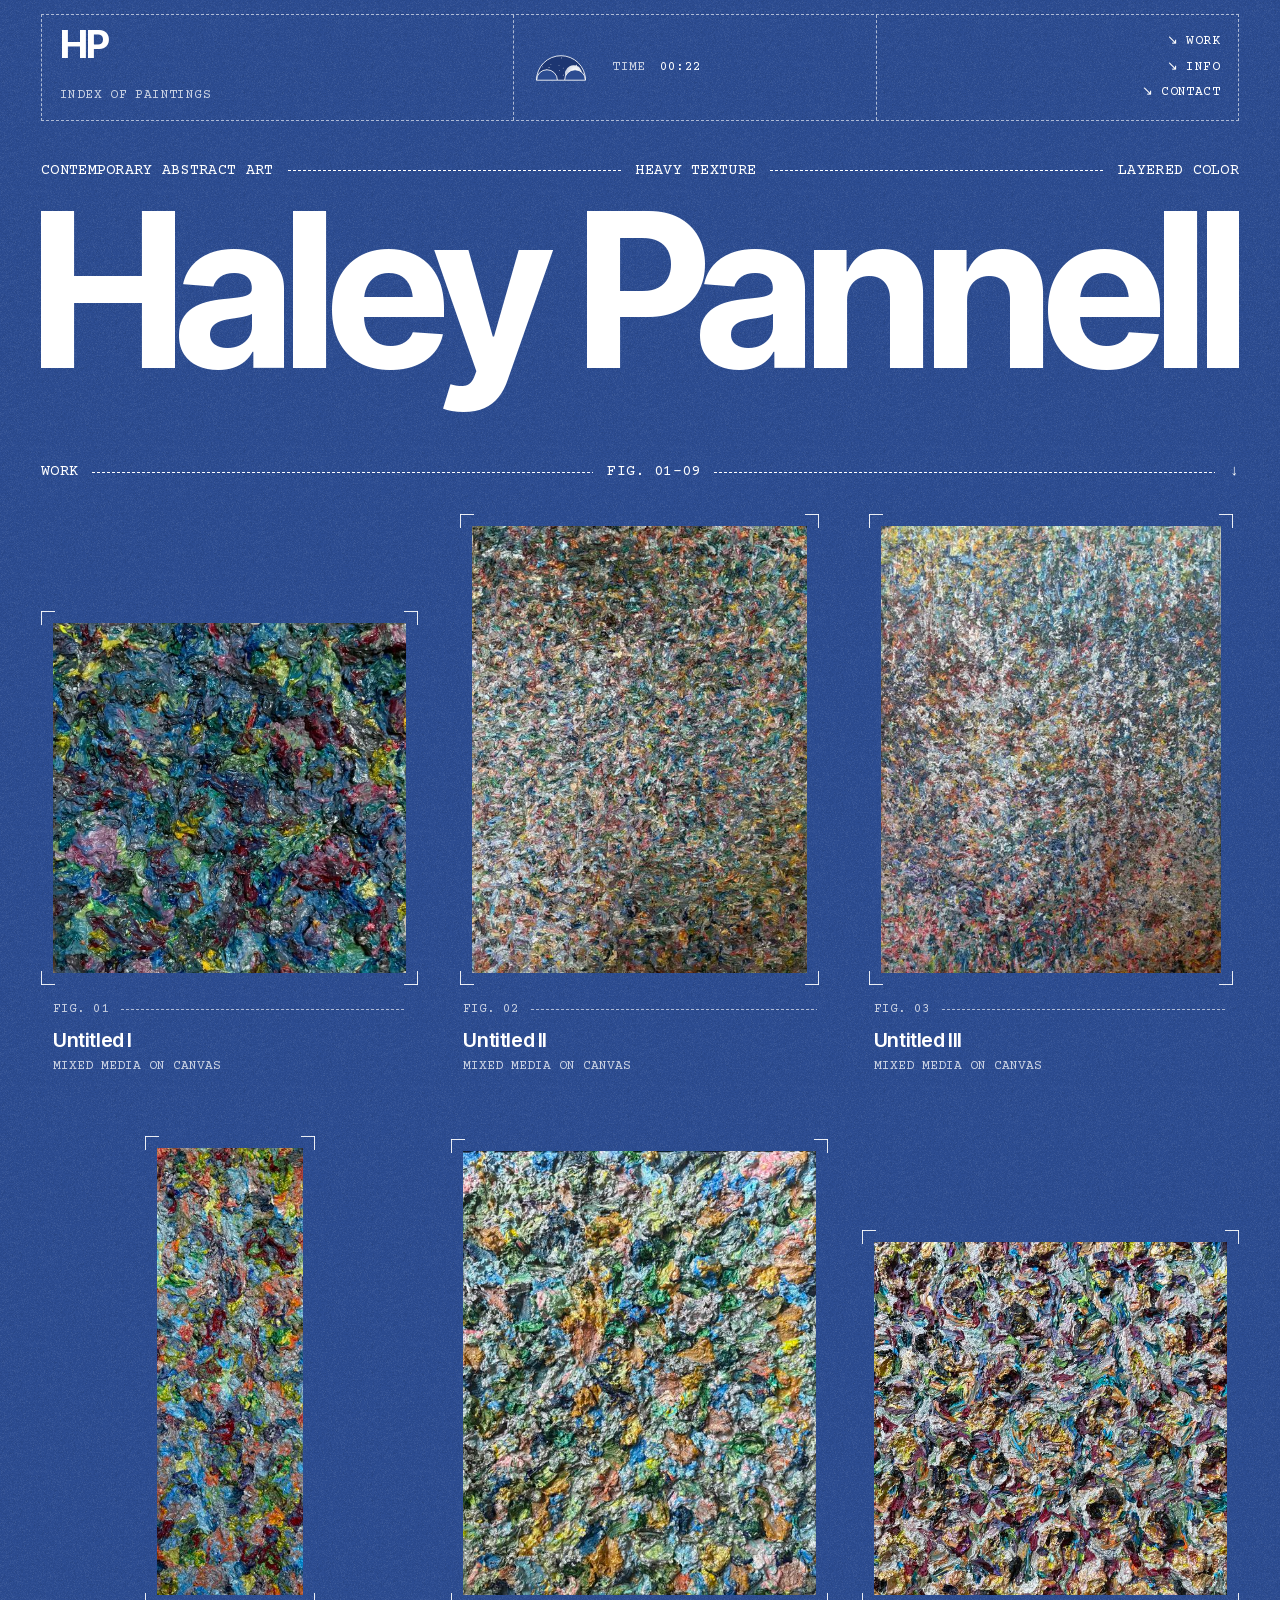
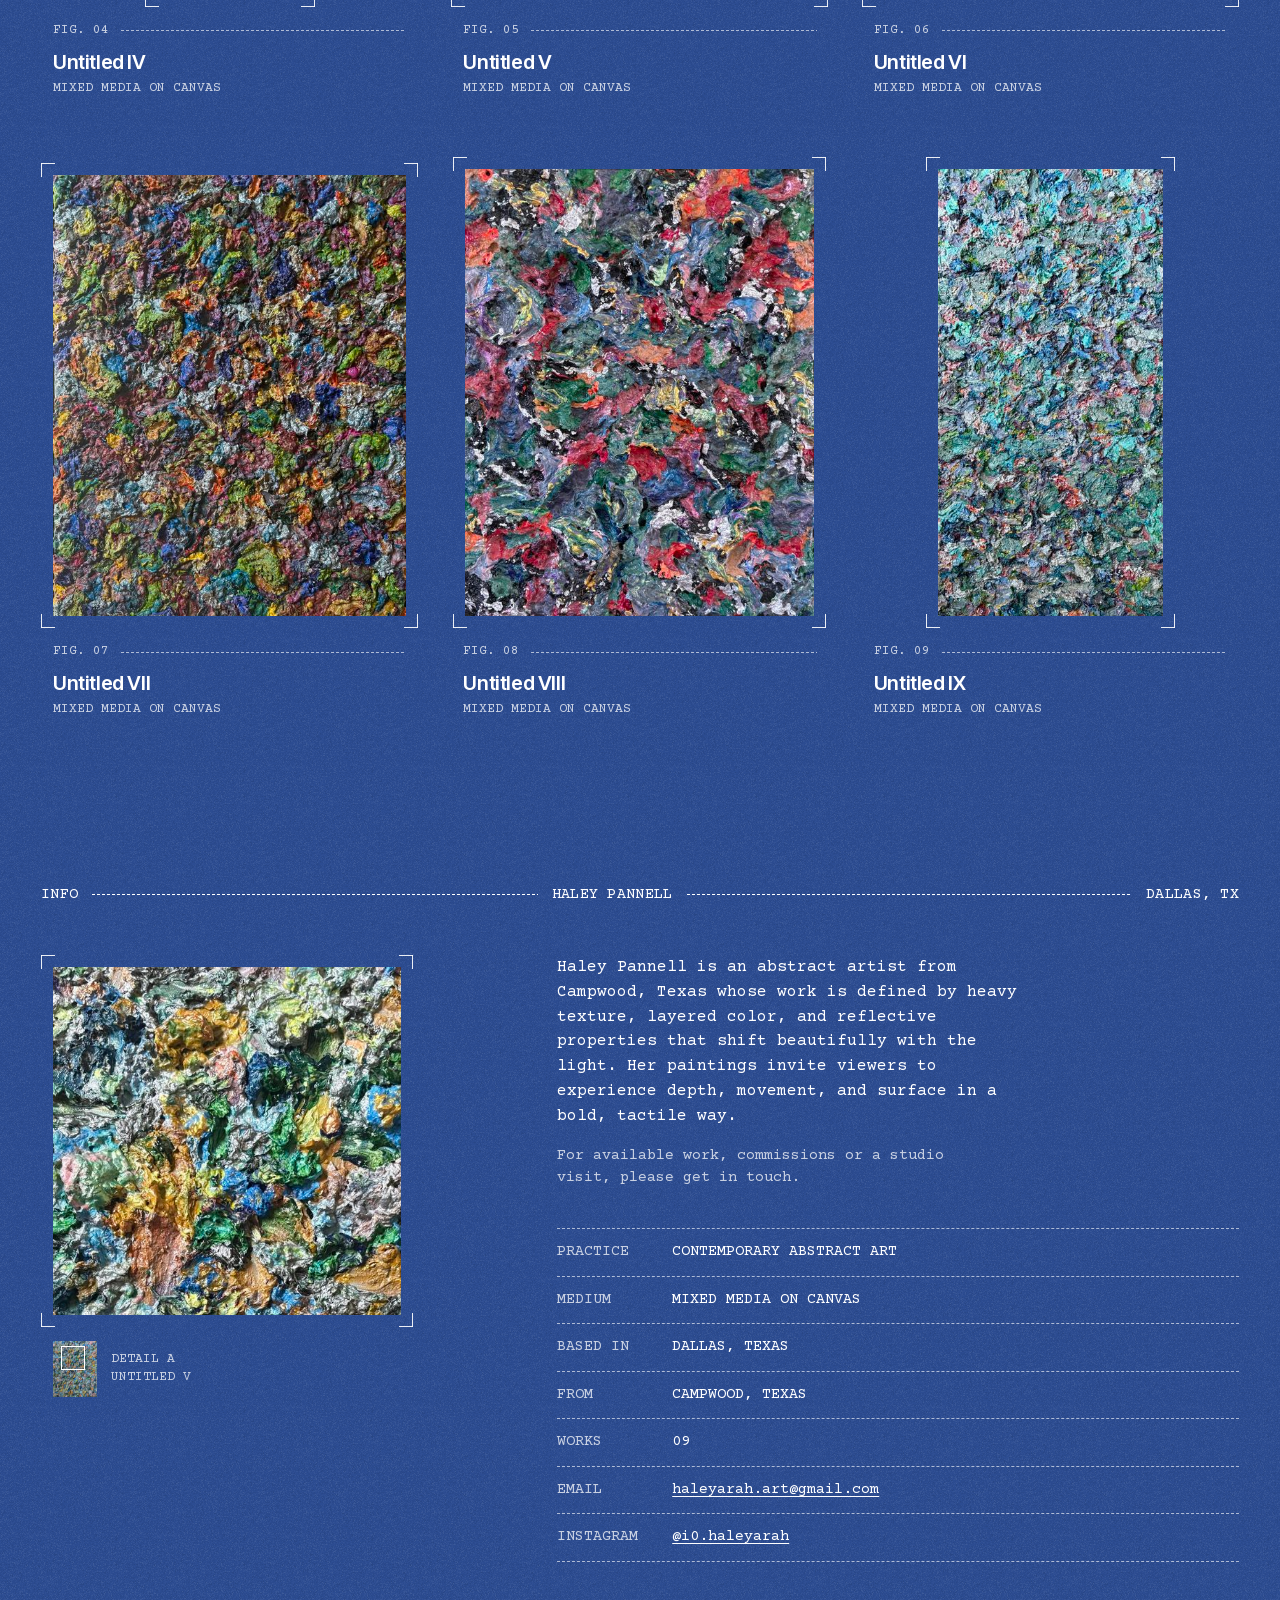
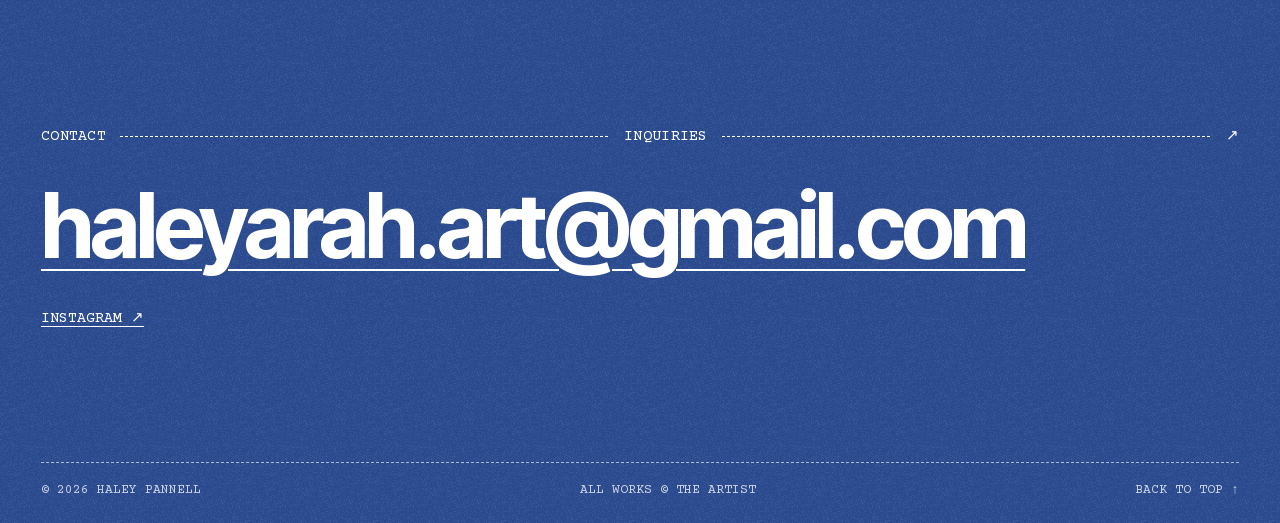
<file: index.html>
<!DOCTYPE html>
<html lang="en">
<head>
  <meta charset="utf-8">
  <meta name="viewport" content="width=device-width, initial-scale=1, viewport-fit=cover">
  <title>Haley Pannell — Paintings</title>
  <meta name="description" content="Haley Pannell is an abstract artist from Campwood, Texas, based in Dallas. Contemporary abstract paintings defined by heavy texture, layered color and reflective surfaces.">
  <meta name="theme-color" content="#2c4c91">
  <meta name="color-scheme" content="dark">

  <!-- The site's public address. If it moves to its own domain, change it
       here and in og:url and og:image below. -->
  <link rel="canonical" href="https://yodama.github.io/haleyarahart/">
  <meta property="og:type" content="website">
  <meta property="og:site_name" content="Haley Pannell">
  <meta property="og:title" content="Haley Pannell — Paintings">
  <meta property="og:description" content="Contemporary abstract art by Haley Pannell: heavy texture, layered color.">
  <meta property="og:url" content="https://yodama.github.io/haleyarahart/">
  <meta property="og:image" content="https://yodama.github.io/haleyarahart/assets/img/og.jpg">
  <meta property="og:image:width" content="1200">
  <meta property="og:image:height" content="630">
  <meta property="og:image:alt" content="Haley Pannell, paintings, shown on a blue sheet.">
  <meta name="twitter:card" content="summary_large_image">

  <link rel="icon" href="favicon.svg" type="image/svg+xml">
  <link rel="icon" href="assets/img/favicon-32.png" sizes="32x32" type="image/png">
  <link rel="apple-touch-icon" href="assets/img/apple-touch-icon.png">

  <!-- Tells search engines who this site is about -->
  <script type="application/ld+json">
  {
    "@context": "https://schema.org",
    "@type": "Person",
    "name": "Haley Pannell",
    "jobTitle": "Abstract artist",
    "description": "Haley Pannell is an abstract artist from Campwood, Texas whose work is defined by heavy texture, layered color, and reflective properties that shift beautifully with the light. Her paintings invite viewers to experience depth, movement, and surface in a bold, tactile way.",
    "homeLocation": "Dallas, Texas",
    "birthPlace": "Campwood, Texas",
    "email": "mailto:haleyarah.art@gmail.com",
    "sameAs": ["https://www.instagram.com/i0.haleyarah/"],
    "url": "https://yodama.github.io/haleyarahart/",
    "image": "https://yodama.github.io/haleyarahart/assets/img/og.jpg"
  }
  </script>

  <link rel="preload" href="assets/fonts/inter-tight.woff2" as="font" type="font/woff2" crossorigin>
  <link rel="preload" href="assets/fonts/courier-prime.woff2" as="font" type="font/woff2" crossorigin>
  <link rel="stylesheet" href="assets/css/style.css?v=20261123g">
  <script>
    document.documentElement.classList.add('js');
    // Start at the top: no jumping back to where a reload left off, and menu
    // clicks don't leave #info etc. in
    // the address bar. Shared links still work: a painting (#untitled-iv)
    // opens in the viewer, and #work, #info and #contact open that section.
    if ('scrollRestoration' in history) history.scrollRestoration = 'manual';
    // A reload always starts at the top, even if the address still ends in
    // #contact etc.; section links only jump when opened fresh (shared).
    var navEntry = performance.getEntriesByType && performance.getEntriesByType('navigation')[0];
    var reloaded = navEntry ? navEntry.type === 'reload' : !!(performance.navigation && performance.navigation.type === 1);
    if (location.hash && (!/^#(untitled-[\w-]+|work|info|contact)$/.test(location.hash) ||
        (reloaded && !/^#untitled-/.test(location.hash)))) history.replaceState(null, '', location.pathname + location.search);
    // Safari can restore the old position on reload anyway, so say it twice
    if (!location.hash) {
      var toTop = function () { window.scrollTo(0, 0); };
      document.addEventListener('DOMContentLoaded', toTop);
      window.addEventListener('load', function () { toTop(); setTimeout(toTop, 0); });
      window.addEventListener('pageshow', function (e) { if (e.persisted) toTop(); });
    } else if (/^#(work|info|contact)$/.test(location.hash)) {
      // a shared section link: the browser's own (smooth) jump can stall on
      // phones while the page is still loading, so jump there instantly
      var toSection = function () {
        var el = document.getElementById(location.hash.slice(1));
        if (el) el.scrollIntoView({ block: 'start', behavior: 'instant' });
      };
      document.addEventListener('DOMContentLoaded', toSection);
      window.addEventListener('load', function () { toSection(); setTimeout(toSection, 0); });
    }
  </script>
  <script defer src="assets/js/main.js?v=20261123g"></script>
</head>
<body>
  <a class="skip" href="#work">Skip to the work</a>

  <div class="page" id="top">
    <!-- Title block -->
    <header class="tb">
      <a class="tb__cell tb__brand" href="#top">
        <span class="tb__name">HP<span class="sr-only"> — Haley Pannell</span></span>
        <span class="tb__sub">Index of paintings</span>
      </a>
      <div class="tb__cell tb__meta">
        <!-- Moonphase dial, set to today's moon by assets/js/main.js -->
        <svg class="moon" viewBox="0 0 64 32" role="img" aria-labelledby="moon-label" data-moon>
          <title id="moon-label">Moon phase</title>
          <defs>
            <clipPath id="moon-window"><path d="M5 30a27 27 0 0 1 54 0z"/></clipPath>
            <radialGradient id="moon-sphere" cx="38%" cy="34%" r="70%">
              <stop offset="0" stop-color="#fff"/><stop offset="1" stop-color="#b9c3d8"/>
            </radialGradient>
          </defs>
          <g clip-path="url(#moon-window)">
            <g class="moon__disc">
              <circle class="moon__sky" cx="32" cy="30" r="27"/>
              <g class="moon__stars"><circle cx="29.3" cy="21.1" r="0.7"/><circle cx="28.7" cy="55.0" r="0.45"/><circle cx="44.9" cy="36.4" r="0.55"/><circle cx="26.1" cy="16.5" r="0.55"/><circle cx="46.0" cy="21.0" r="0.45"/><circle cx="42.4" cy="22.6" r="0.45"/><circle cx="17.0" cy="48.0" r="0.7"/><circle cx="21.8" cy="26.6" r="0.45"/><circle cx="25.5" cy="20.9" r="0.35"/><circle cx="51.9" cy="33.5" r="0.45"/><circle cx="44.2" cy="28.3" r="0.55"/><circle cx="50.3" cy="22.0" r="0.7"/><circle cx="10.4" cy="18.4" r="0.45"/><circle cx="41.6" cy="36.5" r="0.55"/><circle cx="38.5" cy="47.7" r="0.55"/><circle cx="11.4" cy="32.0" r="0.45"/><circle cx="46.9" cy="41.2" r="0.35"/><circle cx="22.6" cy="35.8" r="0.7"/><circle cx="14.1" cy="39.1" r="0.4"/><circle cx="13.5" cy="35.3" r="0.55"/><circle cx="19.1" cy="35.0" r="0.55"/><circle cx="9.6" cy="41.7" r="0.45"/><circle cx="20.9" cy="44.2" r="0.7"/><circle cx="31.3" cy="48.0" r="0.55"/><circle cx="35.2" cy="38.4" r="0.35"/><circle cx="45.1" cy="24.4" r="0.45"/><circle cx="51.5" cy="47.0" r="0.4"/><circle cx="55.0" cy="30.3" r="0.45"/><circle cx="21.3" cy="21.8" r="0.45"/><circle cx="33.0" cy="15.6" r="0.45"/><circle cx="37.3" cy="27.1" r="0.4"/><circle cx="42.2" cy="14.3" r="0.45"/><circle cx="16.4" cy="24.5" r="0.45"/><circle cx="28.2" cy="25.2" r="0.55"/><circle cx="31.4" cy="40.4" r="0.55"/><circle cx="37.5" cy="34.4" r="0.45"/><circle cx="43.0" cy="50.7" r="0.35"/><circle cx="35.7" cy="51.0" r="0.45"/><circle cx="25.1" cy="7.4" r="0.7"/><circle cx="54.4" cy="39.2" r="0.7"/><circle cx="52.8" cy="18.7" r="0.35"/><circle cx="49.1" cy="27.9" r="0.35"/><circle cx="34.1" cy="22.5" r="0.45"/><circle cx="46.4" cy="49.8" r="0.55"/><circle cx="28.3" cy="7.0" r="0.35"/><circle cx="52.4" cy="15.4" r="0.35"/></g>
              <circle cx="32" cy="14.5" r="9.5" fill="url(#moon-sphere)"/>
              <circle cx="32" cy="45.5" r="9.5" fill="url(#moon-sphere)"/>
            </g>
          </g>
          <path class="moon__hump" d="M5 30a11.5 11.5 0 0 1 23 0zM36 30a11.5 11.5 0 0 1 23 0z"/>
          <path class="moon__line" d="M5 30a27 27 0 0 1 54 0M28 30h8"/>
        </svg>
        <dl>
          <div><dt>Time</dt><dd><time data-time>--:--</time></dd></div>
        </dl>
      </div>
      <nav class="tb__cell tb__nav" aria-label="Primary">
        <a href="#work"><span aria-hidden="true">↘</span> Work</a>
        <a href="#info"><span aria-hidden="true">↘</span> Info</a>
        <a href="#contact"><span aria-hidden="true">↘</span> Contact</a>
      </nav>
    </header>

    <main>
      <section class="hero" aria-labelledby="name">
        <p class="row row--tags"><span>Contemporary abstract art</span><i></i><span>Heavy texture</span><i></i><span>Layered color</span></p>
        <h1 class="hero__name" id="name"><span>Haley</span> <span>Pannell</span></h1>
      </section>

      <section class="work" id="work" aria-labelledby="work-title">
        <div class="row"><h2 id="work-title">Work</h2><i></i><span>Fig. <span data-fig-range>01–09</span></span><i></i><span aria-hidden="true">↓</span></div>

        <!-- To add a painting, run:  python3 tools/prepare-painting.py photo.jpg 10
             It makes the image files and prints a <li> to paste below.
             Each <li> needs a unique id (it becomes the link to that work,
             e.g. …/#untitled-iv). Figure numbers and counts update on their own. -->
        <ul class="plates">
          <li class="piece" id="untitled-i">
            <a class="piece__link" href="assets/img/works/01.jpg">
              <span class="plate"><img src="assets/img/works/01-1000.jpg"
                srcset="assets/img/works/01-640.jpg 640w, assets/img/works/01-1000.jpg 1000w"
                sizes="(max-width: 600px) min(calc(100vw - 56px), calc(72vh * 1.008)), (max-width: 1000px) 45vw, (min-width: 1680px) 500px, 30vw"
                width="1000" height="992" fetchpriority="high" decoding="async"
                alt="Square painting: dense folds of cobalt, teal and slate blue paint, threaded with deep red and magenta, with flecks of yellow-green."></span>
            </a>
            <div class="piece__caption">
              <p class="piece__fig"><i></i></p>
              <h3 class="piece__title">Untitled I</h3>
              <p class="piece__meta">Mixed media on canvas</p>
            </div>
          </li>
          <li class="piece" id="untitled-ii">
            <a class="piece__link" href="assets/img/works/02.jpg">
              <span class="plate"><img src="assets/img/works/02-1000.jpg"
                srcset="assets/img/works/02-640.jpg 478w, assets/img/works/02-1000.jpg 747w"
                sizes="(max-width: 600px) min(calc(100vw - 56px), calc(72vh * 0.747)), (max-width: 1000px) calc(45vw * 0.934), (min-width: 1680px) calc(500px * 0.934), calc(30vw * 0.934)"
                width="747" height="1000" loading="lazy" decoding="async"
                alt="Tall painting covered edge to edge in small marks of copper, rose, teal, sage and pearl grey."></span>
            </a>
            <div class="piece__caption">
              <p class="piece__fig"><i></i></p>
              <h3 class="piece__title">Untitled II</h3>
              <p class="piece__meta">Mixed media on canvas</p>
            </div>
          </li>
          <li class="piece" id="untitled-iii">
            <a class="piece__link" href="assets/img/works/03.jpg">
              <span class="plate"><img src="assets/img/works/03-1000.jpg"
                srcset="assets/img/works/03-640.jpg 486w, assets/img/works/03-1000.jpg 759w"
                sizes="(max-width: 600px) min(calc(100vw - 56px), calc(72vh * 0.759)), (max-width: 1000px) calc(45vw * 0.949), (min-width: 1680px) calc(500px * 0.949), calc(30vw * 0.949)"
                width="759" height="1000" loading="lazy" decoding="async"
                alt="Tall painting of many small strokes in silver-white, sky blue, coral and ochre, lightest at the center."></span>
            </a>
            <div class="piece__caption">
              <p class="piece__fig"><i></i></p>
              <h3 class="piece__title">Untitled III</h3>
              <p class="piece__meta">Mixed media on canvas</p>
            </div>
          </li>
          <li class="piece" id="untitled-iv">
            <a class="piece__link" href="assets/img/works/04.jpg">
              <span class="plate"><img src="assets/img/works/04-1000.jpg"
                srcset="assets/img/works/04-640.jpg 209w, assets/img/works/04-1000.jpg 326w"
                sizes="(max-width: 600px) min(calc(100vw - 56px), calc(72vh * 0.326)), (max-width: 1000px) calc(45vw * 0.408), (min-width: 1680px) calc(500px * 0.408), calc(30vw * 0.408)"
                width="326" height="1000" loading="lazy" decoding="async"
                alt="Tall, narrow painting covered in thick, crumpled paint: sky blue, coral, yellow-green, deep red, violet and silver."></span>
            </a>
            <div class="piece__caption">
              <p class="piece__fig"><i></i></p>
              <h3 class="piece__title">Untitled IV</h3>
              <p class="piece__meta">Mixed media on canvas</p>
            </div>
          </li>
          <li class="piece" id="untitled-v">
            <a class="piece__link" href="assets/img/works/05.jpg">
              <span class="plate"><img src="assets/img/works/05-1000.jpg"
                srcset="assets/img/works/05-640.jpg 508w, assets/img/works/05-1000.jpg 794w"
                sizes="(max-width: 600px) min(calc(100vw - 56px), calc(72vh * 0.794)), (max-width: 1000px) calc(45vw * 0.993), (min-width: 1680px) calc(500px * 0.993), calc(30vw * 0.993)"
                width="794" height="1000" loading="lazy" decoding="async"
                alt="Painting covered in thick, crumpled paint in silver, sky blue, ochre gold, green and pink."></span>
            </a>
            <div class="piece__caption">
              <p class="piece__fig"><i></i></p>
              <h3 class="piece__title">Untitled V</h3>
              <p class="piece__meta">Mixed media on canvas</p>
            </div>
          </li>
          <li class="piece" id="untitled-vi">
            <a class="piece__link" href="assets/img/works/06.jpg">
              <span class="plate"><img src="assets/img/works/06-1000.jpg"
                srcset="assets/img/works/06-640.jpg 640w, assets/img/works/06-1000.jpg 999w"
                sizes="(max-width: 600px) min(calc(100vw - 56px), calc(72vh * 0.999)), (max-width: 1000px) 45vw, (min-width: 1680px) 500px, 30vw"
                width="999" height="1000" loading="lazy" decoding="async"
                alt="Square painting of thick swirls and crumpled marks in silver, gold, plum, black and turquoise."></span>
            </a>
            <div class="piece__caption">
              <p class="piece__fig"><i></i></p>
              <h3 class="piece__title">Untitled VI</h3>
              <p class="piece__meta">Mixed media on canvas</p>
            </div>
          </li>
          <li class="piece" id="untitled-vii">
            <a class="piece__link" href="assets/img/works/07.jpg">
              <span class="plate"><img src="assets/img/works/07-1000.jpg"
                srcset="assets/img/works/07-640.jpg 512w, assets/img/works/07-1000.jpg 800w"
                sizes="(max-width: 600px) min(calc(100vw - 56px), calc(72vh * 0.800)), (max-width: 1000px) 45vw, (min-width: 1680px) 500px, 30vw"
                width="800" height="1000" loading="lazy" decoding="async"
                alt="Painting covered in thick, crumpled paint in violet, cobalt, yellow-green, orange and silver."></span>
            </a>
            <div class="piece__caption">
              <p class="piece__fig"><i></i></p>
              <h3 class="piece__title">Untitled VII</h3>
              <p class="piece__meta">Mixed media on canvas</p>
            </div>
          </li>
          <li class="piece" id="untitled-viii">
            <a class="piece__link" href="assets/img/works/08.jpg">
              <span class="plate"><img src="assets/img/works/08-1000.jpg"
                srcset="assets/img/works/08-640.jpg 499w, assets/img/works/08-1000.jpg 780w"
                sizes="(max-width: 600px) min(calc(100vw - 56px), calc(72vh * 0.780)), (max-width: 1000px) calc(45vw * 0.975), (min-width: 1680px) calc(500px * 0.975), calc(30vw * 0.975)"
                width="780" height="1000" loading="lazy" decoding="async"
                alt="Painting of thick, crumpled paint in red, teal, slate blue, black and silver."></span>
            </a>
            <div class="piece__caption">
              <p class="piece__fig"><i></i></p>
              <h3 class="piece__title">Untitled VIII</h3>
              <p class="piece__meta">Mixed media on canvas</p>
            </div>
          </li>
          <li class="piece" id="untitled-ix">
            <a class="piece__link" href="assets/img/works/09.jpg">
              <span class="plate"><img src="assets/img/works/09-1000.jpg"
                srcset="assets/img/works/09-640.jpg 322w, assets/img/works/09-1000.jpg 503w"
                sizes="(max-width: 600px) min(calc(100vw - 56px), calc(72vh * 0.503)), (max-width: 1000px) calc(45vw * 0.629), (min-width: 1680px) calc(500px * 0.629), calc(30vw * 0.629)"
                width="503" height="1000" loading="lazy" decoding="async"
                alt="Tall painting covered in thick, crumpled paint in turquoise, cobalt, silver, coral and lilac."></span>
            </a>
            <div class="piece__caption">
              <p class="piece__fig"><i></i></p>
              <h3 class="piece__title">Untitled IX</h3>
              <p class="piece__meta">Mixed media on canvas</p>
            </div>
          </li>
        </ul>
      </section>

      <section class="info" id="info" aria-labelledby="info-title">
        <div class="row"><h2 id="info-title">Info</h2><i></i><span>Haley Pannell</span><i></i><span>Dallas, TX</span></div>

        <div class="info__grid">
          <!-- A close-up at the photo's full resolution (assets/img/detail-a.jpg).
               The small key shows where it sits in the painting; its box is
               set on .detail__key i in assets/css/style.css. -->
          <figure class="detail">
            <span class="plate"><span class="detail__crop">
              <img src="assets/img/detail-a.jpg" srcset="assets/img/detail-a-480.jpg 480w, assets/img/detail-a.jpg 800w"
                   sizes="(max-width: 900px) min(396px, calc(100vw - 56px)), (min-width: 1680px) 472px, 28vw"
                   width="800" height="800" loading="lazy" decoding="async"
                   alt="Detail of Untitled V: thick ridges of gold, green, blue and silver paint.">
            </span></span>
            <figcaption class="detail__caption">
              <span class="detail__key" aria-hidden="true"><img src="assets/img/works/05-640.jpg" width="508" height="640" loading="lazy" decoding="async" alt=""><i></i></span>
              <span>Detail A<br>Untitled V</span>
            </figcaption>
          </figure>

          <div class="info__body">
            <p class="info__text">Haley Pannell is an abstract artist from Campwood, Texas whose work is defined by heavy texture, layered color, and reflective properties that shift beautifully with the light. Her paintings invite viewers to experience depth, movement, and surface in a bold, tactile way.</p>
            <p class="info__note">For available work, commissions or a studio visit, please get in touch.</p>
            <dl class="spec">
              <div><dt>Practice</dt><dd>Contemporary abstract art</dd></div>
              <div><dt>Medium</dt><dd>Mixed media on canvas</dd></div>
              <div><dt>Based in</dt><dd>Dallas, Texas</dd></div>
              <div><dt>From</dt><dd>Campwood, Texas</dd></div>
              <div><dt>Works</dt><dd data-works>09</dd></div>
              <div><dt>Email</dt><dd><a href="mailto:haleyarah.art@gmail.com">haleyarah.art@gmail.com</a></dd></div>
              <div><dt>Instagram</dt><dd><a href="https://www.instagram.com/i0.haleyarah/" rel="me noopener" target="_blank">@i0.haleyarah</a></dd></div>
              <!-- Add rows the same way, for example:
              <div><dt>Based in</dt><dd>City, Country</dd></div>
              <div><dt>Instagram</dt><dd><a href="https://www.instagram.com/your-handle/">@your-handle</a></dd></div>
              <div><dt>CV</dt><dd><a href="assets/cv.pdf">Download (PDF)</a></dd></div>
              -->
            </dl>
          </div>
        </div>
      </section>

      <section class="contact" id="contact" aria-labelledby="contact-title">
        <div class="row"><h2 id="contact-title">Contact</h2><i></i><span>Inquiries</span><i></i><span aria-hidden="true">↗</span></div>
        <a class="contact__email" href="mailto:haleyarah.art@gmail.com">haleyarah.art@gmail.com</a>
        <ul class="contact__more">
          <li><a href="https://www.instagram.com/i0.haleyarah/" rel="me noopener" target="_blank">Instagram ↗</a></li>
        </ul>
      </section>
    </main>

    <footer class="foot">
      <span>© <span data-year>2026</span> Haley Pannell</span>
      <span>All works © the artist</span>
      <a href="#top">Back to top ↑</a>
    </footer>
  </div>

  <!-- Full-screen view of one painting (opened by assets/js/main.js) -->
  <dialog class="viewer" aria-label="Painting viewer">
    <div class="viewer__bar">
      <p class="viewer__count"><span data-count></span><span class="viewer__status" aria-hidden="true">Loading</span><span class="viewer__toast" role="status" data-toast></span></p>
      <div class="viewer__tools">
        <button class="btn" type="button" data-share title="Share a link to this painting">Share</button>
        <button class="btn" type="button" data-zoom aria-pressed="false" title="Zoom in on the surface (Z)">Zoom</button>
        <button class="btn" type="button" data-close autofocus aria-label="Close"><span class="btn__word">Close </span><span aria-hidden="true">×</span></button>
      </div>
    </div>
    <div class="viewer__stage" data-stage>
      <span class="plate"><img class="viewer__img" src="[data-uri]" alt="" data-img></span>
    </div>
    <div class="viewer__bar viewer__bar--bottom">
      <p class="viewer__caption"><span class="viewer__title" data-title></span><span data-meta></span></p>
      <div class="viewer__nav">
        <button class="btn" type="button" data-prev><span aria-hidden="true">←</span> Prev</button>
        <button class="btn" type="button" data-next>Next <span aria-hidden="true">→</span></button>
      </div>
    </div>
  </dialog>
</body>
</html>
</file>
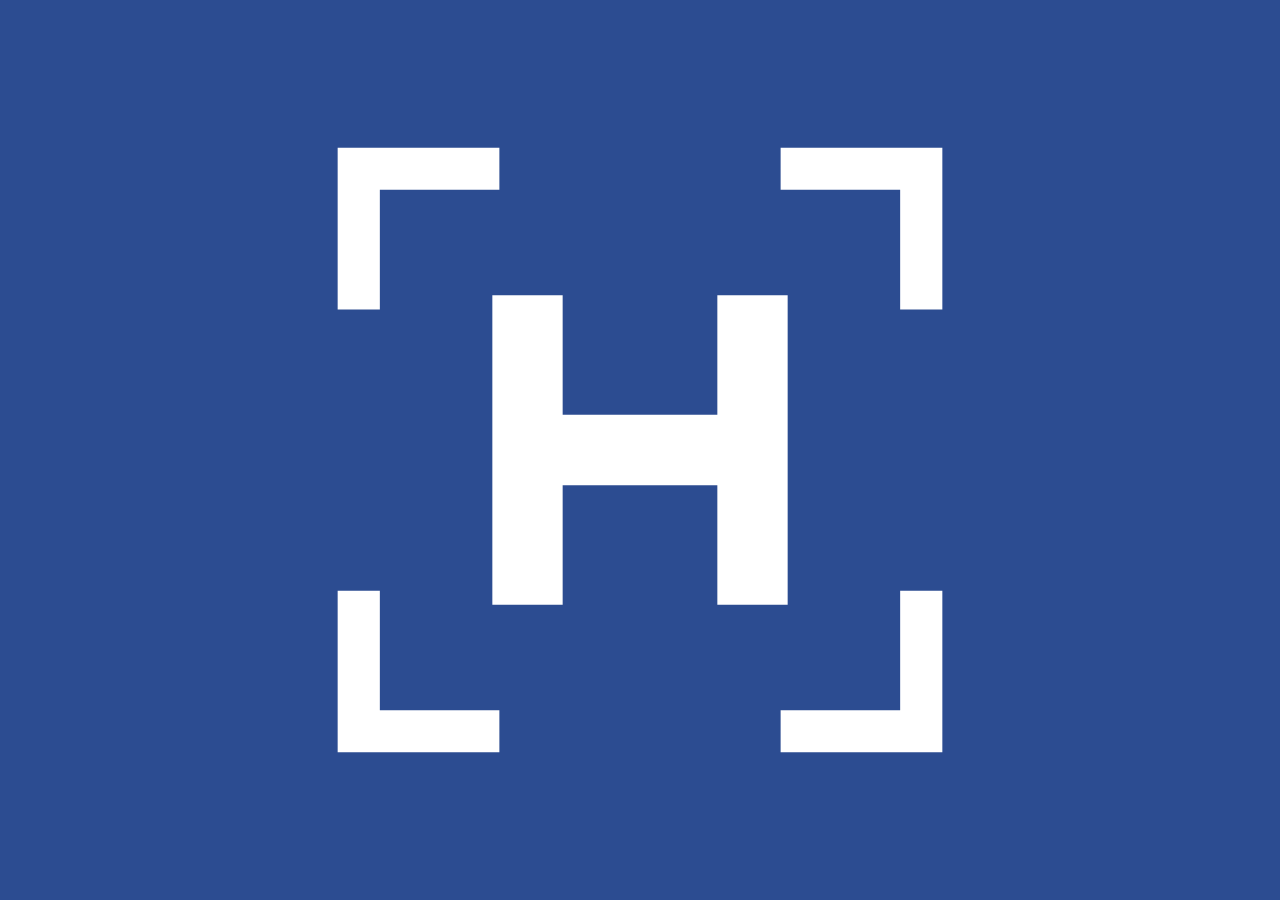
<file: tools/templates/icon.html>
<!DOCTYPE html>
<!-- Template for the PNG icons. Rendered by tools/render-og.js. -->
<html lang="en"><head><meta charset="utf-8"><title>icon</title>
<style>html,body{margin:0;background:#2c4c91}svg{display:block;width:100vw;height:100vh}</style></head>
<body>
<svg viewBox="0 0 64 64" xmlns="http://www.w3.org/2000/svg">
  <rect width="64" height="64" fill="#2c4c91"/>
  <path d="M12 22V12h10M42 12h10v10M52 42v10H42M22 52H12V42" fill="none" stroke="#fff" stroke-width="3"/>
  <path d="M24 21v22M40 21v22M24 32h16" fill="none" stroke="#fff" stroke-width="5"/>
</svg>
</body></html>
</file>
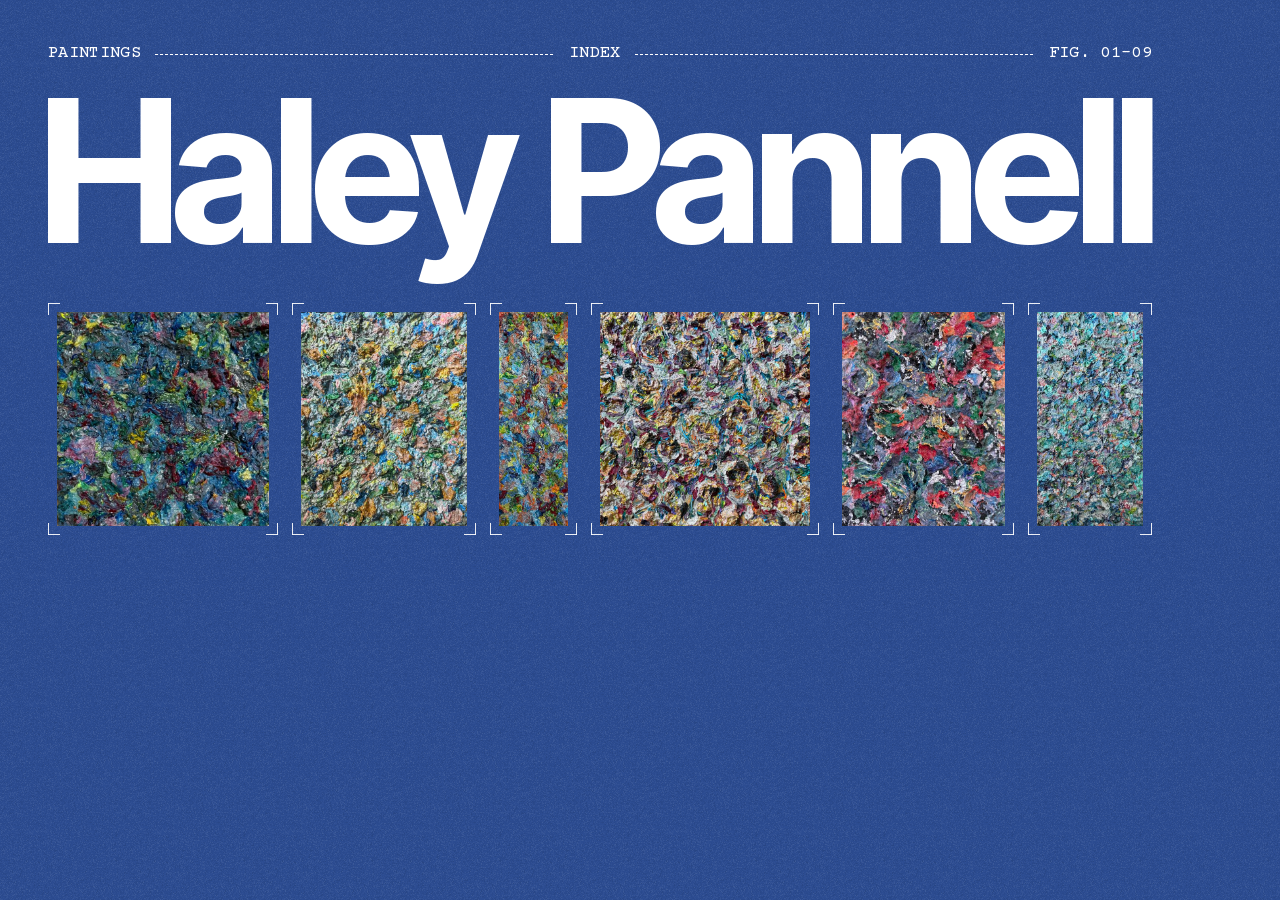
<file: tools/templates/og.html>
<!DOCTYPE html>
<!-- Template for assets/img/og.jpg (the picture shown when the site's link is
     shared). Render at 1200×630 with tools/render-og.js. -->
<html lang="en">
<head>
<meta charset="utf-8">
<title>og</title>
<link rel="stylesheet" href="../../assets/css/style.css">
<style>
  html, body { margin: 0; width: 1200px; height: 630px; overflow: hidden; }
  .card { position: relative; box-sizing: border-box; width: 1200px; height: 630px; padding: 44px 48px; }
  .card .row { font-size: 17px; }
  .card h1 {
    margin: 22px 0 0 -0.0469em; font-family: var(--sans); font-weight: 700;
    font-size: calc(1104px / 5.5538); line-height: 0.86; letter-spacing: -0.045em; white-space: nowrap;
  }
  .card ul { display: flex; align-items: flex-end; gap: 14px; margin: 46px 0 0; padding: 0; list-style: none; }
  .card .plate { padding: 9px; --mark: 12px; }
  .card img { display: block; height: 214px; width: auto; }
</style>
</head>
<body>
  <div class="card">
    <p class="row"><span>Paintings</span><i></i><span>Index</span><i></i><span>Fig. 01–09</span></p>
    <h1>Haley Pannell</h1>
    <ul>
      <li><span class="plate"><img src="../../assets/img/works/01-640.jpg" alt=""></span></li>
      <li><span class="plate"><img src="../../assets/img/works/05-640.jpg" alt=""></span></li>
      <li><span class="plate"><img src="../../assets/img/works/04-640.jpg" alt=""></span></li>
      <li><span class="plate"><img src="../../assets/img/works/06-640.jpg" alt=""></span></li>
      <li><span class="plate"><img src="../../assets/img/works/08-640.jpg" alt=""></span></li>
      <li><span class="plate"><img src="../../assets/img/works/09-640.jpg" alt=""></span></li>
    </ul>
  </div>
</body>
</html>
</file>
<file: assets/css/style.css>
/* Haley Pannell — paintings
   A blueprint sheet: one blue field, white line work, typed labels.
   The paintings are the only color on the page. */

/* Fonts are served from this site (SIL Open Font License, see assets/fonts) */
@font-face {
  font-family: "Inter Tight";
  src: url("../fonts/inter-tight.woff2") format("woff2");
  font-weight: 100 900;
  font-style: normal;
  font-display: swap;
}
@font-face {
  font-family: "Courier Prime";
  src: url("../fonts/courier-prime.woff2") format("woff2");
  font-weight: 400;
  font-style: normal;
  font-display: swap;
}
/* Until Inter Tight arrives, Arial stands in, scaled to the same width and
   line metrics, so the name doesn't jump when the real font swaps in. */
@font-face {
  font-family: "Inter Tight Fallback";
  src: local("Arial Bold"), local("Arial-BoldMT"), local("Liberation Sans Bold"),
       local("LiberationSans-Bold"), local("Helvetica Bold"), local("Helvetica-Bold");
  font-weight: 600 900;
  size-adjust: 94.99%;
  ascent-override: 101.98%;
  descent-override: 25.39%;
  line-gap-override: 0%;
}

:root {
  --blue: #2c4c91;
  --blue-2: #264380;                  /* behind images while they load */
  --white: #fff;
  --dim: rgb(255 255 255 / 0.74);
  --rule: rgb(255 255 255 / 0.62);
  --dash: 1px dashed var(--rule);

  --sans: "Inter Tight", "Inter Tight Fallback", "Helvetica Neue", Arial, sans-serif;
  --mono: "Courier Prime", "Courier New", Courier, ui-monospace, monospace;

  --gutter: clamp(16px, 3.2vw, 48px);
  --maxw: 1680px;
  --ease: cubic-bezier(0.2, 0.7, 0.2, 1);
}

/* Lets the corner brackets grow smoothly on hover */
@property --mark {
  syntax: "<length>";
  inherits: true;
  initial-value: 14px;
}

*,
*::before,
*::after { box-sizing: border-box; }

html {
  background: var(--blue) url("../img/grain.png") repeat;
  background-size: 128px;
  color-scheme: dark;
  -webkit-text-size-adjust: 100%;
  text-size-adjust: 100%;
}
@media (prefers-reduced-motion: no-preference) {
  html { scroll-behavior: smooth; }
}
html:has(dialog[open]) { overflow: hidden; }

body {
  margin: 0;
  min-height: 100vh;
  color: var(--white);
  font-family: var(--mono);
  font-size: 0.9375rem;
  line-height: 1.5;
  -webkit-font-smoothing: antialiased;
  -moz-osx-font-smoothing: grayscale;
}

img { display: block; max-width: 100%; height: auto; }
a { color: inherit; }
h1, h2, h3, p, dl, dd { margin: 0; }
::selection { background: var(--white); color: var(--blue); }
:focus-visible { outline: 1px dashed var(--white); outline-offset: 4px; }

.page {
  max-width: var(--maxw);
  margin: 0 auto;
  padding: 0 var(--gutter);
}

.sr-only {
  position: absolute;
  width: 1px;
  height: 1px;
  overflow: hidden;
  clip-path: inset(50%);
  white-space: nowrap;
}

/* For keyboard users: the first Tab offers a jump straight to the work */
.skip {
  position: fixed;
  top: 10px;
  left: 10px;
  z-index: 10;
  padding: 8px 14px;
  background: var(--white);
  color: var(--blue);
  font-size: 0.8125rem;
  text-transform: uppercase;
  text-decoration: none;
  transform: translateY(-200%);
}
.skip:focus { transform: none; }

/* ----------------------------------------------------------- Label rows */
/* LABEL - - - - - - LABEL - - - - - - LABEL */

.row {
  display: flex;
  align-items: center;
  gap: 14px;
  font-family: var(--mono);
  font-size: 0.9375rem;
  font-weight: 400;
  line-height: 1.2;
  letter-spacing: 0.02em;
  text-transform: uppercase;
  white-space: nowrap;
}
.row h2 { font: inherit; }
.row > i,
.piece__fig i {
  position: relative;
  flex: 1;
  min-width: 12px;
  height: 1px;
  overflow: hidden;
  transform-origin: 0 50%;
}
.row > i::before,
.piece__fig i::before {
  content: "";
  position: absolute;
  inset: 0 0 0 -5px;
  background: repeating-linear-gradient(90deg, var(--dash-c, var(--white)) 0 3px, transparent 3px 5px);
}

/* ---------------------------------------------------------- Title block */

.tb {
  display: grid;
  grid-template-columns: minmax(0, 1.3fr) minmax(0, 1fr) minmax(0, 1fr);
  margin-top: calc(14px + env(safe-area-inset-top));
  border: var(--dash);
}
.tb__cell {
  min-width: 0;
  padding: 14px 18px;
}
.tb__cell + .tb__cell { border-left: var(--dash); }

.tb__brand {
  display: flex;
  flex-direction: column;
  justify-content: space-between;
  gap: 14px;
  text-decoration: none;
}
.tb__name {
  font-family: var(--sans);
  font-size: clamp(1.9rem, 3vw, 2.75rem);
  font-weight: 700;
  line-height: 0.8;
  letter-spacing: -0.05em;
}
.tb__sub,
.tb__meta,
.tb__nav {
  font-size: 0.8125rem;
  letter-spacing: 0.03em;
  text-transform: uppercase;
}
.tb__sub { color: var(--dim); }

.tb__meta {
  display: flex;
  align-items: center;
  gap: 22px;
}
.tb__meta dl div { display: flex; gap: 14px; }
.tb__meta dt { color: var(--dim); }

/* Moonphase dial: a starry disc carrying two moons turns half a revolution
   each lunar month behind an arched window; the two humps hide the moon
   that isn't showing. */
.moon {
  flex: none;
  width: 58px;
  height: auto;
  overflow: visible;
}
.moon__sky { fill: #1d3672; }
.moon__stars { fill: rgb(255 255 255 / 0.8); }
.moon__hump,
.moon__line {
  stroke: rgb(255 255 255 / 0.85);
  stroke-width: 1;
  vector-effect: non-scaling-stroke;
}
.moon__hump { fill: var(--blue); }
.moon__line { fill: none; }
.moon__disc {
  transform-box: view-box;
  transform-origin: 32px 30px;
  transform: rotate(var(--moon-turn, -90deg));
}
@media (prefers-reduced-motion: no-preference) {
  .moon__disc { transition: transform 2.4s cubic-bezier(0.3, 0, 0.1, 1) 0.4s; }
}

.tb__nav {
  display: flex;
  flex-direction: column;
  align-items: flex-end;
  justify-content: center;
}
.tb__nav a { padding: 3px 0; text-decoration: none; }   /* 24px+ tap targets */
.tb__nav a:hover { text-decoration: underline; text-underline-offset: 0.25em; }

/* ----------------------------------------------------------------- Hero */

.hero {
  container-type: inline-size;
  overflow-x: clip;
  padding-top: clamp(28px, 4.5vh, 52px);
}
/* The name fills the sheet exactly, measured to the ink of the letters:
   "Haley Pannell" in Inter Tight Bold at -0.045em spacing is 5.5538em of ink
   (3.0228em for "Pannell" alone), starting 0.0469em into the first letter. */
.hero__name {
  margin: clamp(8px, 1.4vw, 20px) 0 0 -0.0469em;
  padding-bottom: 0.16em;             /* room for the tail of the "y" */
  font-family: var(--sans);
  font-size: 17.6vw;                  /* fallback */
  font-size: calc(100cqw / 5.5538);
  font-weight: 700;
  line-height: 0.86;
  letter-spacing: -0.045em;
  white-space: nowrap;
}

/* ----------------------------------------------------------------- Work */

.work { margin-top: clamp(28px, 3.6vw, 52px); }

.plates {
  display: grid;
  grid-template-columns: repeat(3, minmax(0, 1fr));
  gap: clamp(44px, 4.6vw, 72px) clamp(20px, 2.6vw, 44px);
  margin: clamp(22px, 2.6vw, 36px) 0 0;
  padding: 0;
  list-style: none;
  counter-reset: fig;
}
.piece {
  min-width: 0;
  counter-increment: fig;
  transition: opacity 0.4s var(--ease);
}
/* Every work gets the same 4:5 plate, and the painting is drawn as large as
   it fits inside it, whatever its proportions. Works stand on a shared line,
   directly above their labels. */
.piece__link {
  display: flex;
  align-items: flex-end;
  justify-content: center;
  aspect-ratio: 4 / 5;
  container-type: size;
  text-decoration: none;
  cursor: zoom-in;
  -webkit-tap-highlight-color: transparent;
}

/* Corner brackets, like a framed area on a drawing */
.plate {
  --c: rgb(255 255 255 / 0.9);
  display: block;
  padding: 12px;
  background:
    linear-gradient(var(--c) 0 0) 0 0 / var(--mark) 1px,
    linear-gradient(var(--c) 0 0) 0 0 / 1px var(--mark),
    linear-gradient(var(--c) 0 0) 100% 0 / var(--mark) 1px,
    linear-gradient(var(--c) 0 0) 100% 0 / 1px var(--mark),
    linear-gradient(var(--c) 0 0) 0 100% / var(--mark) 1px,
    linear-gradient(var(--c) 0 0) 0 100% / 1px var(--mark),
    linear-gradient(var(--c) 0 0) 100% 100% / var(--mark) 1px,
    linear-gradient(var(--c) 0 0) 100% 100% / 1px var(--mark);
  background-repeat: no-repeat;
  transition: --mark 0.45s var(--ease);
}
.piece__link:hover .plate,
.piece__link:focus-visible .plate { --mark: 28px; }
.piece__link:focus-visible { outline: none; }
.piece__link:focus-visible .plate { outline: 1px dashed var(--white); outline-offset: 5px; }

.piece .plate img {
  width: auto;
  height: auto;
  max-width: calc(100cqw - 24px);     /* the plate's padding holds the brackets */
  max-height: calc(100cqh - 24px);
}

/* While a painting loads, its plate holds a quiet placeholder of the right
   size. The photos are progressive JPEGs, so each one appears soft almost
   at once and sharpens as the rest arrives. */
.piece .plate {
  position: relative;
  isolation: isolate;
}
.piece .plate::after {
  content: "";
  position: absolute;
  inset: 12px;
  z-index: -1;
  background: var(--blue-2);
}

.piece__caption { padding: 14px 12px 0; }
.piece__fig {
  display: flex;
  align-items: center;
  gap: 12px;
  color: var(--dim);
  font-size: 0.8125rem;
  text-transform: uppercase;
}
.piece__fig::before { content: "Fig. " counter(fig, decimal-leading-zero); }
.piece__fig i { --dash-c: var(--rule); }
.piece__title {
  margin-top: 10px;
  font-family: var(--sans);
  font-size: 1.25rem;
  font-weight: 600;
  line-height: 1.1;
  letter-spacing: -0.02em;
}
.piece__meta {
  margin-top: 6px;
  color: var(--dim);
  font-size: 0.8125rem;
  text-transform: uppercase;
}

@media (hover: hover) {
  .plates:has(.piece:hover) .piece:not(:hover) { opacity: 0.45; }
}

/* ----------------------------------------------------------------- Info */

.info { margin-top: clamp(110px, 13vw, 200px); }

.info__grid {
  display: grid;
  grid-template-columns: repeat(12, minmax(0, 1fr));
  column-gap: var(--gutter);
  align-items: start;
  margin-top: clamp(32px, 4vw, 56px);
}

.detail {
  grid-column: 1 / span 4;
  margin: 0;
}
.detail__crop {
  position: relative;
  display: block;
  aspect-ratio: 1;
  overflow: hidden;
  background: var(--blue-2);
}
.detail__crop img {
  width: 100%;
  height: 100%;
  object-fit: cover;
}
.detail__caption {
  display: flex;
  align-items: center;
  gap: 14px;
  padding: 14px 12px 0;
  color: var(--dim);
  font-size: 0.8125rem;
  line-height: 1.35;
  text-transform: uppercase;
}
.detail__key {
  position: relative;
  flex: none;
  width: 44px;
}
.detail__key img { width: 100%; opacity: 0.85; }
.detail__key i {             /* the area shown above, as a share of the painting */
  position: absolute;
  left: 19.7%;
  top: 9.93%;
  width: 50.51%;
  height: 40.12%;
  outline: 1px solid var(--white);
}

.info__body { grid-column: 6 / span 7; }
.info__text {
  max-width: 46ch;
  font-size: clamp(1rem, 1.25vw, 1.1875rem);
  line-height: 1.55;
  text-wrap: pretty;
}
.info__note {
  max-width: 46ch;
  margin-top: 16px;
  color: var(--dim);
}
.spec {
  margin-top: clamp(28px, 3vw, 44px);
  border-top: var(--dash);
  text-transform: uppercase;
}
.spec > div {
  display: flex;
  gap: 16px;
  padding: 12px 0;
  border-bottom: var(--dash);
}
.spec dt { flex: none; width: 11ch; color: var(--dim); }
.spec dd { min-width: 0; overflow-wrap: anywhere; }
.spec a { text-transform: none; text-underline-offset: 0.2em; }

/* -------------------------------------------------------------- Contact */

.contact {
  margin-top: clamp(110px, 13vw, 200px);
  padding-bottom: clamp(80px, 10vw, 150px);
}
.contact__email {
  display: inline-block;
  max-width: 100%;
  margin-top: clamp(20px, 2.6vw, 36px);
  font-family: var(--sans);
  font-size: clamp(2rem, 7vw, 7.5rem);
  font-weight: 700;
  line-height: 1.05;
  letter-spacing: -0.045em;
  text-decoration: underline;
  text-decoration-thickness: max(2px, 0.025em);
  text-underline-offset: 0.12em;
  text-decoration-skip-ink: auto;
  overflow-wrap: anywhere;
}
.contact__email:hover { text-decoration-style: dashed; }
.contact__more {
  display: flex;
  flex-wrap: wrap;
  gap: 8px 32px;
  margin: clamp(20px, 2.4vw, 32px) 0 0;
  padding: 0;
  list-style: none;
  text-transform: uppercase;
}
.contact__more a { display: inline-block; padding: 4px 0; text-underline-offset: 0.25em; }
.contact__more a:hover { text-decoration-style: dashed; }

/* --------------------------------------------------------------- Footer */

.foot {
  display: flex;
  flex-wrap: wrap;
  justify-content: space-between;
  gap: 10px 24px;
  padding: 18px 0 calc(22px + env(safe-area-inset-bottom));
  border-top: var(--dash);
  color: var(--dim);
  font-size: 0.8125rem;
  text-transform: uppercase;
}
.foot a { text-decoration: none; }
.foot a:hover { color: var(--white); text-decoration: underline; text-underline-offset: 0.25em; }

/* --------------------------------------------------------------- Viewer */

.viewer {
  position: fixed;
  inset: 0;
  width: 100%;
  height: 100%;
  max-width: none;
  max-height: none;
  margin: 0;
  padding: 0;
  border: 0;
  overflow: hidden;
  /* A plain white wall for the painting; the sheet's blue becomes the ink */
  --white: #2c4c91;
  --blue: #fff;
  --blue-2: #eef0f4;
  --dim: rgb(44 76 145 / 0.82);
  --rule: rgb(44 76 145 / 0.55);
  --dash: 1px dashed var(--rule);
  background: #fff;
  color: var(--white);
  font-family: var(--mono);
}
.viewer .plate { --c: rgb(44 76 145 / 0.7); }
.viewer[open] {
  display: flex;
  flex-direction: column;
  animation: fade-in 0.25s var(--ease);
}
.viewer::backdrop { background: #fff; }
/* Quick taps on Prev / Next must not count as Safari's double-tap-to-zoom,
   which zoomed the whole page in. Pinch-zoom still works. */
.viewer,
.btn { touch-action: manipulation; }

.viewer__bar {
  display: flex;
  align-items: center;
  justify-content: space-between;
  gap: 16px;
  padding: calc(14px + env(safe-area-inset-top)) var(--gutter) 14px;
  font-size: 0.875rem;
  text-transform: uppercase;
}
.viewer__bar--bottom {
  align-items: flex-end;
  padding: 14px var(--gutter) calc(18px + env(safe-area-inset-bottom));
}
.viewer__count { margin: 0; white-space: nowrap; }
.viewer .btn { white-space: nowrap; }
.viewer__stage {
  flex: 1;
  min-height: 0;
  display: flex;
  align-items: center;
  justify-content: center;
  padding: 0 var(--gutter);
  overflow: hidden;
  touch-action: pan-y pinch-zoom;
}
/* "Loading" and "Link copied" sit under the count and take no room until shown */
.viewer__count { position: relative; }
.viewer__status,
.viewer__toast {
  position: absolute;
  left: 0;
  top: 100%;
  margin-top: 4px;
  font-size: 0.75rem;
  color: var(--dim);
  opacity: 0;
  transition: opacity 0.3s;
  pointer-events: none;
}
.viewer.is-loading .viewer__status { opacity: 1; }
.viewer.has-toast .viewer__toast { opacity: 1; color: var(--white); }
.viewer.has-toast .viewer__status { display: none; }
.viewer__tools { display: flex; gap: 10px; }

/* The picture is sized from the painting's proportions (--ar, set by
   main.js), not from whichever file is showing, so swapping the quick
   preview for the full-resolution photo never makes it jump. */
.viewer .plate { position: relative; isolation: isolate; }
.viewer .plate::after {
  content: "";
  position: absolute;
  inset: 12px;
  z-index: -1;
  background: var(--blue-2);
}
.viewer__img {
  width: min(100vw - 2 * var(--gutter) - 24px, (100vh - 176px) * var(--ar, 0.8));
  width: min(100vw - 2 * var(--gutter) - 24px, (100dvh - 176px) * var(--ar, 0.8));
  height: auto;
  max-width: none;
  aspect-ratio: var(--ar, 0.8);
  cursor: zoom-in;
  transform-origin: var(--ox, 50%) var(--oy, 50%);
  transition: transform 0.4s var(--ease), transform-origin 0.12s linear;
  -webkit-user-select: none;
  user-select: none;
  -webkit-user-drag: none;
}
/* Zoomed: the photo is enlarged inside the stage and follows the pointer */
.viewer.is-zoomed .viewer__img { transform: scale(var(--z, 2)); cursor: zoom-out; }
.viewer.is-zoomed .viewer__stage { touch-action: none; }
.viewer.is-dragging .viewer__img { transition: transform 0.4s var(--ease); }
.viewer__caption { display: flex; flex-wrap: wrap; align-items: baseline; gap: 4px 16px; }
.viewer__title {
  font-family: var(--sans);
  font-size: 1.125rem;
  font-weight: 600;
  letter-spacing: -0.02em;
  text-transform: none;
}
.viewer__caption span + span { color: var(--dim); }
.viewer__nav { display: flex; gap: 10px; }

.btn {
  appearance: none;
  padding: 7px 12px;
  border: var(--dash);
  border-radius: 0;
  background: transparent;
  color: inherit;
  font: inherit;
  letter-spacing: 0.02em;
  text-transform: uppercase;
  cursor: pointer;
}
.btn:hover { border-style: solid; }
.btn[aria-pressed="true"] { border-style: solid; background: var(--white); color: var(--blue); }

/* -------------------------------------------------------- First arrival */

@media (prefers-reduced-motion: no-preference) {
  .hero .row > i,
  .work .row > i { animation: draw 1.1s var(--ease) both; }
  .work .row > i { animation-delay: 0.25s; }
  .hero__name { animation: rise 1s var(--ease) both; }
  .piece { animation: fade-in 0.9s var(--ease) both; }
  .piece:nth-child(1) { animation-delay: 0.3s; }
  .piece:nth-child(2) { animation-delay: 0.4s; }
  .piece:nth-child(3) { animation-delay: 0.5s; }
  .piece:nth-child(n + 4) { animation-delay: 0.6s; }
}
@keyframes draw { from { transform: scaleX(0); } }
@keyframes rise { from { opacity: 0; translate: 0 0.12em; } }
@keyframes fade-in { from { opacity: 0; } }

/* The clock's colon blinks. */
@media (prefers-reduced-motion: no-preference) {
  .colon { animation: blink 2s steps(1) infinite; }
}
@keyframes blink { 50% { opacity: 0; } }

/* ------------------------------------------------------------ Night sky */
/* Now and then a meteor streaks past behind the sheet. Added by main.js. */

/* The halftone screen (drawn by main.js): fixed behind everything, scaled up
   2x with hard pixel edges, fading in once its first frame is ready. */
.halftone {
  position: fixed;
  inset: 0;
  z-index: -1;
  overflow: hidden;
  pointer-events: none;
  opacity: 0;
  transition: opacity 2s ease;
}
.halftone.is-on { opacity: 1; }
.halftone canvas {
  display: block;
  max-width: none;
  image-rendering: crisp-edges;
  image-rendering: pixelated;
}

.sky {
  position: fixed;
  inset: 0;
  z-index: -1;                       /* behind everything on the sheet */
  overflow: hidden;
  pointer-events: none;
  contain: strict;
}
.meteor {
  position: absolute;
  height: 1px;
  background: linear-gradient(90deg, rgb(255 255 255 / 0), rgb(255 255 255 / 0.9));
  transform-origin: 100% 50%;
  opacity: 0;
}
.meteor::after {
  content: "";
  position: absolute;
  right: -1px;
  top: -1px;
  width: 3px;
  height: 3px;
  border-radius: 50%;
  background: var(--white);
  box-shadow: 0 0 6px 1px rgb(255 255 255 / 0.55);
}

/* ----------------------------------------------------------- Responsive */

@media (max-width: 1000px) {
  .plates { grid-template-columns: repeat(2, minmax(0, 1fr)); }
}

@media (max-width: 900px) {
  .detail { grid-column: 1 / -1; width: min(100%, 420px); }
  .info__body { grid-column: 1 / -1; margin-top: 48px; }
}

@media (max-width: 760px) {
  .tb {
    grid-template-columns: minmax(0, 1fr) auto;
    grid-template-areas: "brand nav" "meta meta";
  }
  .tb__brand { grid-area: brand; }
  .tb__nav { grid-area: nav; }
  .tb__cell.tb__meta {
    grid-area: meta;
    justify-content: space-between;
    padding-block: 10px;
    border-left: 0;
    border-top: var(--dash);
  }
}

@media (max-width: 600px) {
  body { font-size: 0.875rem; }
  .row--tags { flex-wrap: wrap; row-gap: 8px; white-space: normal; }
  .row--tags > span:first-child { flex-basis: 100%; }
  .row--tags > i:first-of-type { display: none; }
  .row { gap: 10px; font-size: 0.8125rem; }
  .tb__cell { padding: 12px 14px; }
  .hero__name { font-size: calc(100cqw / 3.0228); white-space: normal; }
  .hero__name span { display: block; }
  /* one column: each painting at full width, tall ones capped by the screen */
  .plates { grid-template-columns: minmax(0, 1fr); gap: 52px; }
  .piece__link { aspect-ratio: auto; container-type: inline-size; justify-content: flex-start; }
  .piece .plate img { max-height: 72svh; }
  .viewer__bar--bottom { flex-direction: column; align-items: stretch; gap: 14px; }
  .viewer__bar { gap: 10px; }
  .viewer__tools { gap: 8px; }
  .btn__word { display: none; }          /* Close shows just × on phones */
  .viewer__nav { justify-content: space-between; }
  .viewer__img {
    width: min(100vw - 2 * var(--gutter) - 24px, (100vh - 236px) * var(--ar, 0.8));
    width: min(100vw - 2 * var(--gutter) - 24px, (100dvh - 236px) * var(--ar, 0.8));
  }
}

@media (max-width: 380px) {
  .row { flex-wrap: wrap; row-gap: 8px; }
  .viewer__tools { gap: 6px; }
  .viewer__bar .btn { padding: 7px 8px; }
  .viewer__count { font-size: 0.75rem; }
}

/* ---------------------------------------------------------------- Print */
/* Printed (or saved as PDF), the sheet becomes a plain catalog on white. */

@media print {
  @page { margin: 14mm; }
  :root { --white: #000; --dim: #444; --rule: #999; --blue: #fff; --blue-2: #eee; }
  html { background: #fff; color-scheme: light; }
  body { color: #000; }
  .sky, .halftone, .viewer, .skip, .tb, .hero .row, .contact .row, .foot a { display: none !important; }
  *, *::before, *::after { animation: none !important; transition: none !important; }
  .js .piece .plate img, .js .detail__crop img { opacity: 1 !important; }
  .plate { --c: #000; }
  .hero { padding-top: 0; }
  .work { margin-top: 8mm; }
  .plates { grid-template-columns: repeat(3, minmax(0, 1fr)); gap: 10mm 8mm; }
  .piece { break-inside: avoid; }
  .info, .contact { margin-top: 12mm; break-inside: avoid; }
  .contact { padding-bottom: 0; }
  .contact__email { font-size: 22pt; text-decoration: none; }
}
</file>
